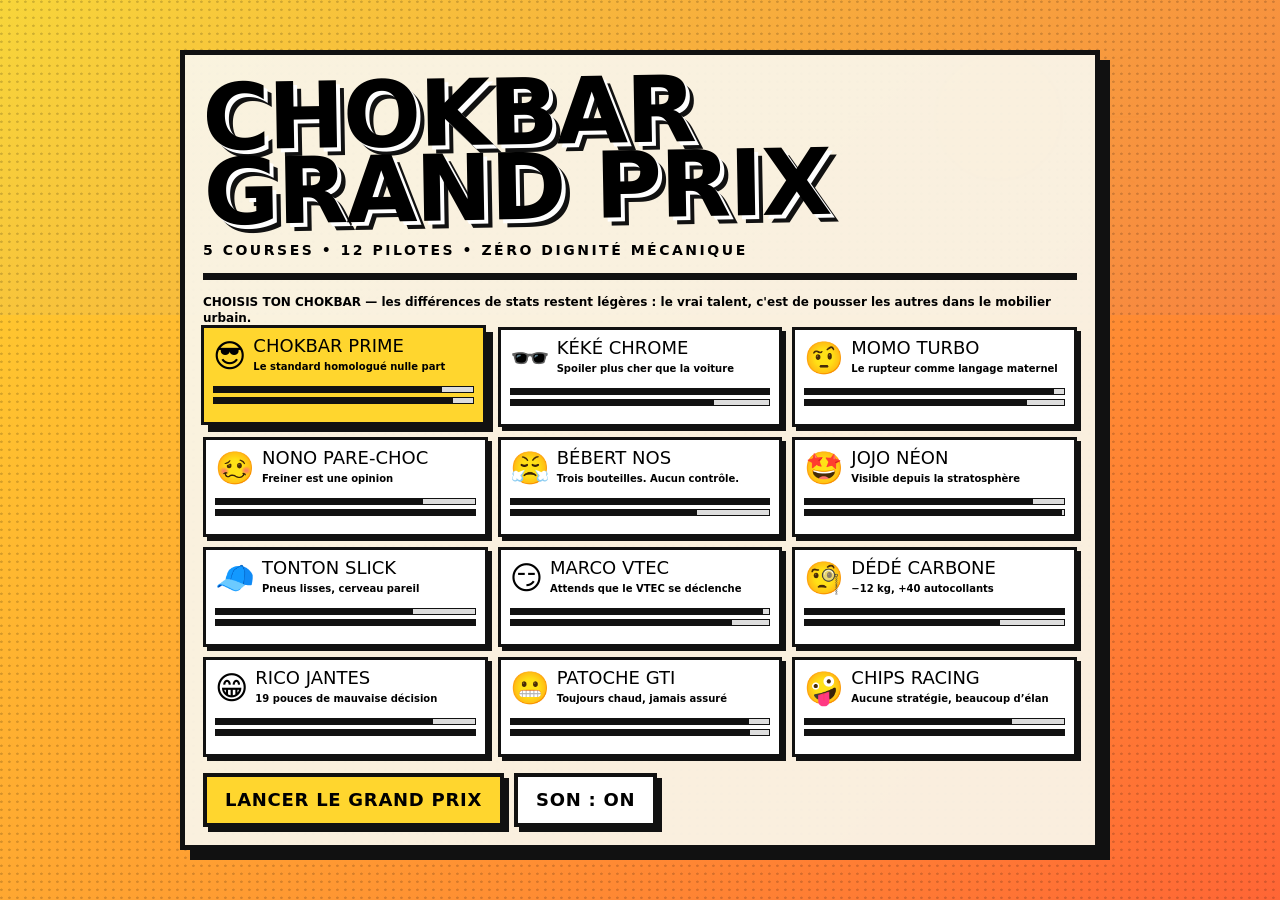
<file: chokbar-grand-prix/index.html>
<!doctype html><meta charset="utf-8"><meta name="viewport" content="width=device-width,initial-scale=1"><title>CHOKBAR GRAND PRIX</title><body style="margin:0;background:#111;color:white;font-family:system-ui;display:grid;place-items:center;min-height:100vh">Chargement du Grand Prix…<script>(async()=>{try{const p=await Promise.all([...Array(6)].map((_,i)=>fetch(`part${i}.txt?v=1`).then(r=>{if(!r.ok)throw new Error('part'+i);return r.text()})));document.open();document.write(p.join(''));document.close()}catch(e){document.body.innerHTML='<div style="padding:24px;text-align:center"><h1>CHOKBAR GRAND PRIX</h1><p>Erreur de chargement. Recharge la page.</p></div>'}})();</script></body>
</file>
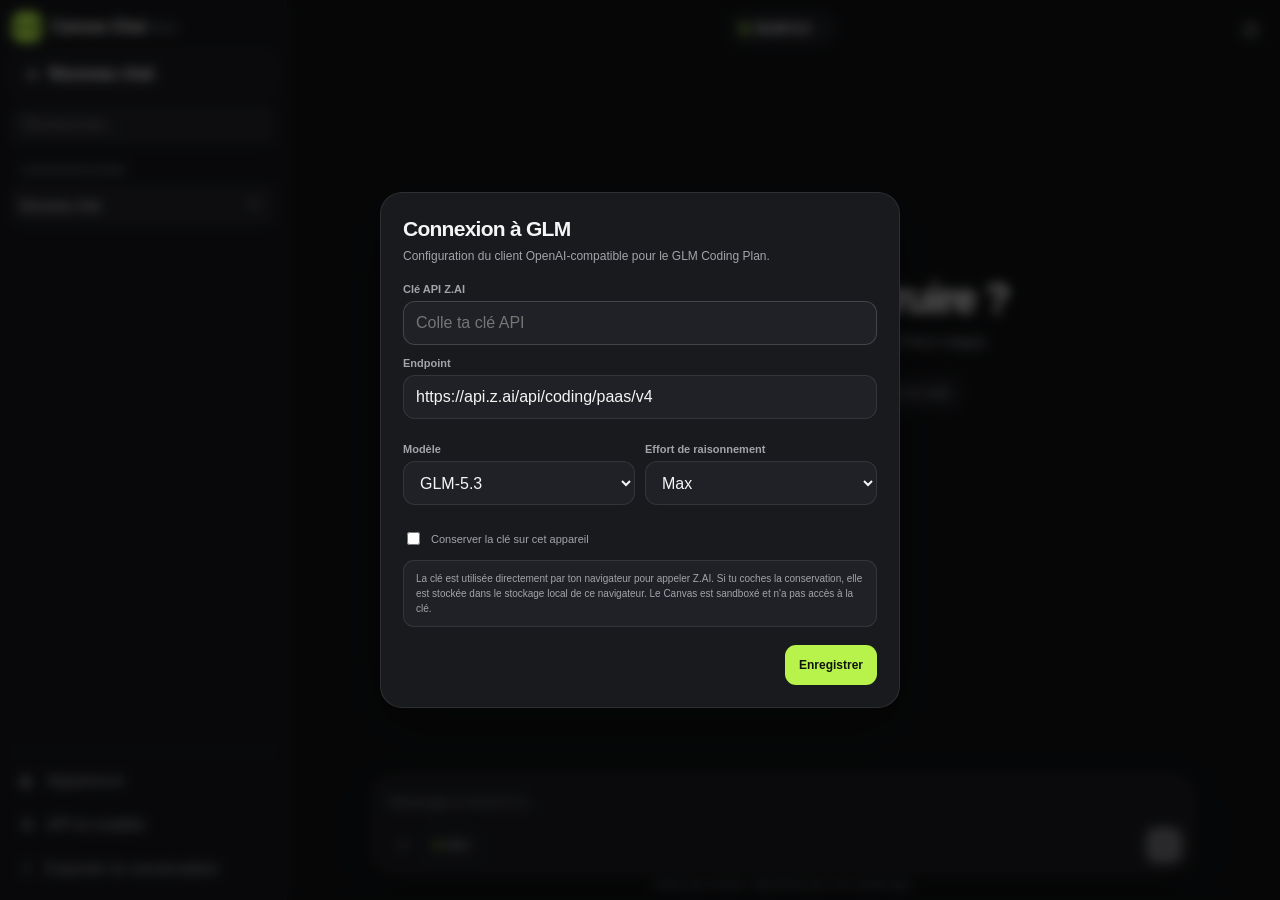
<file: glm-canvas-chat/index.html>
<!doctype html>
<html lang="fr">
<head>
<meta charset="utf-8">
<meta name="viewport" content="width=device-width,initial-scale=1,viewport-fit=cover">
<meta name="theme-color" content="#111214">
<title>GLM Canvas Chat</title>
<style>
html,body{height:100%;margin:0;background:#0f1012;color:#f5f5f5;font-family:system-ui,-apple-system,BlinkMacSystemFont,"Segoe UI",sans-serif}body{display:grid;place-items:center}.load{display:grid;gap:12px;text-align:center}.dot{width:12px;height:12px;margin:auto;border-radius:50%;background:#b7f34a;box-shadow:0 0 0 8px #b7f34a22;animation:p 1s infinite}@keyframes p{50%{transform:scale(.7);opacity:.5}}small{color:#a2a4aa;max-width:300px;line-height:1.5}
</style>
</head>
<body>
<div class="load"><div class="dot"></div><strong>GLM Canvas Chat</strong><small id="s">Chargement de la V2.2…</small></div>
<script>
(async()=>{
 const status=document.getElementById('s');
 try{
  if(!('DecompressionStream' in window)) throw new Error('Navigateur trop ancien : DecompressionStream indisponible.');
  const parts=await Promise.all([0,1,2].map(i=>fetch(`./_payload/0${i}.txt`,{cache:'no-store'}).then(r=>{if(!r.ok)throw new Error(`Payload ${i}: HTTP ${r.status}`);return r.text()})));
  const b64=parts.join('').trim();
  const bin=atob(b64);
  const bytes=new Uint8Array(bin.length);
  for(let i=0;i<bin.length;i++)bytes[i]=bin.charCodeAt(i);
  const stream=new Blob([bytes]).stream().pipeThrough(new DecompressionStream('gzip'));
  const html=await new Response(stream).text();
  document.open();document.write(html);document.close();
 }catch(e){
  console.error(e);
  status.textContent='Erreur de chargement : '+(e?.message||e);
 }
})();
</script>
</body>
</html>
</file>
